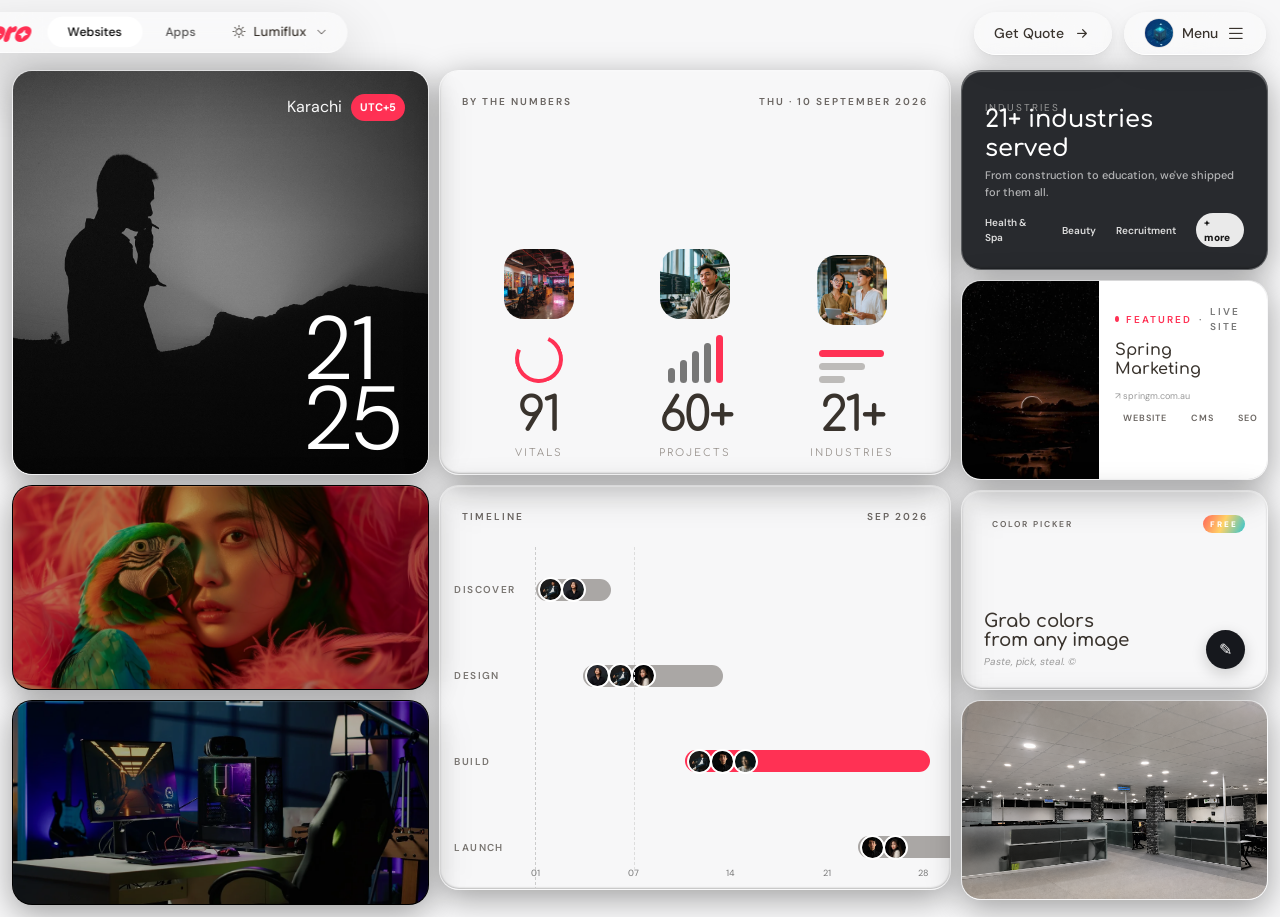
<file: demo.html>
<!DOCTYPE html>
<html lang="en">

<head>
    <meta charset="UTF-8">
    <meta name="viewport" content="width=device-width, initial-scale=1.0">

    <title>X80 Practice</title>

    <!-- Bootstrap -->
    <link href="https://cdn.jsdelivr.net/npm/bootstrap@5.3.3/dist/css/bootstrap.min.css" rel="stylesheet">

    <!-- Bootstrap Icons -->
    <link rel="stylesheet" href="https://cdn.jsdelivr.net/npm/bootstrap-icons@1.11.3/font/bootstrap-icons.min.css">

    <!-- Your global CSS -->
    <link rel="stylesheet" href="style.css">

    <!-- Demo CSS -->
    <link rel="stylesheet" href="demo.css">

    <!-- Font  -->
    <link
        href="https://fonts.googleapis.com/css2?family=DM+Sans:ital,opsz,wght@0,9..40,100..1000;1,9..40,100..1000&family=Inter:ital,opsz,wght@0,14..32,100..900;1,14..32,100..900&family=M+PLUS+Rounded+1c&family=Manrope:wght@200..800&family=Space+Grotesk:wght@300..700&display=swap"
        rel="stylesheet">

    <link
        href="https://fonts.googleapis.com/css2?family=Comfortaa:wght@300..700&family=DM+Sans:ital,opsz,wght@0,9..40,100..1000;1,9..40,100..1000&family=Inter:ital,opsz,wght@0,14..32,100..900;1,14..32,100..900&family=M+PLUS+Rounded+1c&family=Manrope:wght@200..800&family=Space+Grotesk:wght@300..700&display=swap"
        rel="stylesheet">

    <!-- Favicon -->

    <link rel="icon" type="image/x-icon" href="/assets/logo-nav.webp">

</head>

<body>

    <div class="form-overlay-parent p-0 m-0">
        <div class="form-overlay d-flex justify-content-center align-items-center">

            <div class="form">
                <div class="form-close">
                    <i class="bi bi-x form-close-btn"></i>
                </div>

                <h2 class="form-heading">
                    Talk to the studio
                </h2>
                <p class="form-para">
                    Tell us what you need and we'll respond within 24 hours.
                </p>

                <div class="name-email d-flex justify-content-start gap-3 mb-3">
                    <div class="d-flex flex-column gap-1">
                        <label for="name">Name *</label>
                        <input type="text" name="name" id="name" placeholder="Your name">
                    </div>
                    <div class="d-flex flex-column gap-1">
                        <label for="email">Email *</label>
                        <input type="email" name="email" id="email" placeholder="example@gmail.com">
                    </div>

                </div>

                <div class="company-phone d-flex justify-content-start gap-3 mb-3">
                    <div class="d-flex flex-column gap-1">
                        <label for="companyname">Company</label>
                        <input type="text" name="companyname" id="companyname" placeholder="Company name">
                    </div>
                    <div class="d-flex flex-column gap-1">
                        <label for="phone">Phone</label>
                        <input type="number" name="phone" id="phone" placeholder="Your phone number">
                    </div>

                </div>

                <div class="project-budget d-flex justify-content-start gap-3 mb-3">
                    <div class="d-flex flex-column gap-1">
                        <label for="project">Project type</label>
                        <select name="projecttype" id="projecttype">
                            <option value="" disabled selected>Select type</option>
                            <option value="website">Website</option>
                            <option value="ecommerce">E-Commerce</option>
                            <option value="mobileapp">Mobile App</option>
                            <option value="platform">Platform / Portal</option>
                            <option value="mediacontent">AI Media & Content</option>
                            <option value="branding">Branding</option>
                            <option value="consultation">IT Consulting</option>
                            <option value="other">Other</option>
                        </select>
                    </div>
                    <div class="d-flex flex-column gap-1">
                        <label for="range">Budget Range (php)</label>
                        <select name="projecttype" id="projecttype">
                            <option value="" disabled selected>Select range</option>
                            <option value="website">Website</option>
                            <option value="ecommerce">E-Commerce</option>
                            <option value="mobileapp">Mobile App</option>
                            <option value="platform">Platform / Portal</option>
                            <option value="mediacontent">AI Media & Content</option>
                            <option value="branding">Branding</option>
                            <option value="consultation">IT Consulting</option>
                            <option value="other">Other</option>
                        </select>
                    </div>

                </div>

                <div class="message-comment mb-3">
                    <div class="d-flex flex-column gap-1">
                        <label for="message">Message</label>
                        <textarea name="comment" id="comment" rows="3"
                            placeholder="Brief description of you project"></textarea>
                    </div>

                </div>

                <div class="agree-checkbox d-flex justify-content-start gap-3 mb-3">
                    <div class="d-flex justify-content-center align-items-start gap-1">
                        <input type="checkbox" name="checkbox" id="checkbox" class="mt-1">
                        <p class="form-agree-note">I agree to the Privacy Policy and Terms and Conditions. My data will
                            be
                            used to respond to this
                            inquiry.</p>
                    </div>

                </div>

                <div class="form-submit-button mb-3">
                    <button class="form-btn" type="submit">Send Inquiry</button>
                </div>

                <div class="final-msg d-flex justify-content-center align-items-center">
                    <p> We respond within 24 hours · No spam, ever</p>
                </div>

            </div>

        </div>
    </div>


    <!-- hamburger  -->
    <div class="hamburger-wrapper">
        <div class="hamburger-block">

            <div class="container">

                <div class="hamburger-close">
                    <i class="bi bi-x ham-close-btn"></i>
                </div>

                <div class="menu-items">
                    <div class="row d-flex justify-content-center align-items-center">

                        <div class="menu-items-images col-md-4">
                            <img src="assets/menu-home.webp" alt="" class="ham-images-invi hamburger-menu-home-img">
                            <img src="assets/about-hero-v2.webp" alt=""
                                class="ham-images-invi hamburger-menu-about-img">
                            <img src="assets/menu-portfolio.webp" alt=""
                                class="ham-images-invi hamburger-menu-portfolio-img">
                            <img src="assets/menu-case-studies.webp" alt=""
                                class="ham-images-invi hamburger-menu-case-studies-img">
                            <img src="assets/hero-studio-desktop-v1.webp" alt=""
                                class="ham-images-invi hamburger-menu-demo-img">
                            <img src="assets/menu-contact.webp" alt=""
                                class="ham-images-invi hamburger-menu-contact-img">
                        </div>

                        <div class="menu-items-list col-md-8">

                            <div class="home ham-menu-items-list">
                                <span>01</span>
                                <span>
                                    <a href="./index.html" class="hamburger-menu-home ham-menu-list">Home</a>
                                </span>
                            </div>

                            <div class="about ham-menu-items-list">
                                <span>02</span>
                                <span>
                                    <a href="./about.html" class="hamburger-menu-about ham-menu-list">About</a>
                                </span>
                            </div>

                            <div class="portfolio ham-menu-items-list">
                                <span>03</span>
                                <span>
                                    <a href="./portfolio.html"
                                        class="hamburger-menu-portfolio ham-menu-list">Portfolio</a>
                                </span>
                            </div>

                            <div class="case-studies ham-menu-items-list">
                                <span>04</span>
                                <span>
                                    <a href="./case-studies.html" class="hamburger-menu-case-studies ham-menu-list">Case
                                        Studies</a>
                                </span>
                            </div>

                            <div class="demo ham-menu-items-list">
                                <span>05</span>
                                <span>
                                    <a href="./demo.html" class="hamburger-menu-demo ham-menu-list">Demo</a>
                                </span>
                            </div>

                            <div class="contact ham-menu-items-list">
                                <span>06</span>
                                <span>
                                    <a href="./contact.html" class="hamburger-menu-contact ham-menu-list">Contact</a>
                                </span>
                            </div>

                        </div>

                        <div class="col-12 hamburger-footer">
                            <div class="d-flex justify-content-between align-items-center">

                                <div>
                                    <div class="mb-2 "> <a href="" class="ham-contact-links">info@lorolabs.ai</a></div>
                                    <div class="mb-2"> <a href="" class="ham-contact-links">+63 960 277 8783</a></div>

                                    <div class="d-flex gap-2">
                                        <i class="bi bi-facebook ham-icons"></i>
                                        <i class="bi bi-instagram ham-icons"></i>
                                        <i class="bi bi-tiktok ham-icons"></i>
                                        <i class="bi bi-linkedin ham-icons"></i>
                                    </div>
                                </div>
                                <div class="d-flex justify-content-center align-items-center">
                                    <button class="ham-btn" type="submit">
                                        <span>Talk to the studio </span>
                                        <span><i class="bi bi-arrow-up-right ham-btn-arrow"></i></span>
                                    </button>
                                </div>

                            </div>

                        </div>
                    </div>
                </div>

            </div>

        </div>
    </div>

    <div class="demo-popup">

        <div class="close-demo-popup">
            <i class="bi bi-x-lg"></i>
        </div>

        <div class="demo-popup-content">

            <div class="demo-popup-content_block">

                <span class="about-main-uppercase">
                    By the numbers
                </span>

                <h2>Numbers with receipts.</h2>

                <p>We’re suspicious of stats decks too, so this one shows its work. Every number below comes with the
                    methodology we used to get it and, more importantly, what it means for the site or product you’d
                    ship with us. Read it as a spec sheet for the studio you’re about to hire, not a trophy case. If a
                    figure looks inflated, the footnote will tell you why it isn’t.</p>

            </div>

            <div class="demo-popup-content_block">

                <span class="about-main-uppercase">
                    Vitals
                </span>

                <h2>Tuned for real-world performance.</h2>

                <p>A 91 average Lighthouse score means your visitors see a usable page in roughly a second, text that
                    doesn’t jump around as images load, and taps that respond right away. That speed compounds: fewer
                    bounces on mobile data, higher placement in Google’s Core Web Vitals ranking, and more of the
                    traffic you paid for actually converting. Your build inherits the same performance budget we held
                    our last twenty launches to.</p>

                <div
                    class="demo-popup-content-block_boxes d-flex justify-content-center align-items-stretch gap-2 mt-5">

                    <div class="stack-boxes">

                        <div class="mb-3">
                            <span style="--hover-color:#F92C53;"><i class="bi bi-lightning-charge"></i></span>
                            <span class="about-main-uppercase" style="--hover:color:#F92C53;">Performance</span>
                        </div>

                        <div>
                            <h2 style="--hover-color:#F92C53;">99</h3>
                        </div>

                    </div>

                    <div class="stack-boxes">

                        <div class="mb-3">
                            <span style="--hover-color:#00C9A7;"><i class="bi bi-search"></i></span>
                            <span class="about-main-uppercase">Seo</span>
                        </div>

                        <div>
                            <h2 style="--hover-color:#00C9A7;">95</h3>
                        </div>

                    </div>

                    <div class="stack-boxes ">

                        <div class="mb-3">
                            <span style="--hover-color: #eeab21;"><i class="bi bi-eye"></i></span>
                            <span class="about-main-uppercase">Accessibility</span>
                        </div>

                        <div>
                            <h2 style="--hover-color: #eeab21;">94</h3>
                        </div>

                    </div>

                    <div class="stack-boxes">

                        <div class="mb-3">
                            <span style="--hover-color: #2563EB;"><i class="bi bi-shield-check"></i></span>
                            <span class="about-main-uppercase">Best Practices</span>
                        </div>

                        <div>
                            <h2 style="--hover-color: #2563EB;">96</h3>
                        </div>

                    </div>


                </div>

            </div>

            <div class="demo-popup-content_block">

                <span class="about-main-uppercase">
                    Beyond the numbers
                </span>

                <h2>Stats are a proxy. Experience is the real signal.</h2>

                <p>Numbers are a useful shorthand, but the real indicator of a studio is the library of small decisions
                    a seasoned team makes instinctively — a modal that dismisses right on touch, a form that recovers
                    from a dropped connection, a color system that survives theme switching. No Lighthouse score will
                    ever reveal those. So before hiring a studio on its stats, it helps to ask what the team believes
                    makes a good website in the first place.</p>

                <div class="demo-popup-content-block_boxes row justify-content-center align-items-center g-2">

                    <div class="col-md-6">

                        <div class="text-start testimonial-boxes testimonial-boxes-about icon-box flex-fill">

                            <div>
                                <span style="--hover:color: #F92C53;"><i class="bi bi-lightning-charge"></i></span>
                            </div>

                            <div>
                                <h3>The task is the metric.</h3>
                                <p>A good website is the one your customer finishes the task on. Beauty, speed, and
                                    feature
                                    lists are all in service of that. If nobody finishes, it’s a poster.</p>
                            </div>



                        </div>

                    </div>

                    <div class="col-md-6">

                        <div class="text-start testimonial-boxes testimonial-boxes-about icon-box flex-fill">

                            <div>
                                <span style="--hover:color: #00C9A7;"><i class="bi bi-search"></i></span>
                            </div>

                            <div>
                                <h3 style="--hover:color:#00C9A7;">Speed dies under content.</h3>
                                <p>A site that scores 98 empty can lose 30 points the moment a content team adds a
                                    carousel,
                                    a video, and a third-party chat widget. Real speed survives six months of marketing.
                                </p>
                            </div>

                        </div>

                    </div>

                    <div class="col-md-6">

                        <div class="text-start testimonial-boxes testimonial-boxes-about icon-box flex-fill">

                            <div>
                                <span style="--hover-color: #eeab21;"><i class="bi bi-eye"></i></span>
                            </div>

                            <div>
                                <h3 style="--hover-color: #eeab21;">Accessibility is universal usability.</h3>
                                <p>A site that scores 98 empty can lose 30 points the moment a content team adds a
                                    carousel,
                                    a video, and a third-party chat widget. Real speed survives six months of marketing.
                                </p>
                            </div>

                        </div>

                    </div>

                    <div class="col-md-6">

                        <div class="text-start testimonial-boxes testimonial-boxes-about icon-box flex-fill">

                            <div>
                                <span style="--hover-color: #2563EB;"><i class="bi bi-shield-check"></i></span>
                                <span class="about-main-uppercase">Best Practices</span>
                            </div>

                            <div>
                                <h3 style="--hover-color: #2563EB;">Restraint is a design posture.</h3>
                                <p>Design maturity shows in what’s not on the page. No slider you’ll ignore, no popup
                                    asking
                                    to chat, no footer stuffed with links you’ll never click. If you can cut it, cut it.
                                </p>
                            </div>

                        </div>

                    </div>


                </div>

            </div>

        </div>

    </div>

    <main class="demo-page">

        <!--  DEMO NAV / VIEW SWITCH -->
        <div class="portfolio-menu">

            <div class="demo-view-switch">

               <a href="/index.html"> <div class="top-logo"></div> </a>

                <button class="demo-view-btn active" data-demo-view="websites">
                    Websites
                </button>

                <button class="demo-view-btn" data-demo-view="apps">
                    Apps
                </button>

                <!-- DEMO MODE DROPDOWN -->
                <div class="demo-mode-wrapper">

                    <button class="demo-mode-trigger" type="button" aria-expanded="false" aria-haspopup="true">
                        <span class="demo-mode-icon">
                            <i class="bi bi-sun"></i>
                        </span>

                        <span class="demo-mode-name">
                            Lumiflux
                        </span>

                        <i class="bi bi-chevron-down demo-mode-chevron"></i>
                    </button>

                    <div class="demo-mode-dropdown">

                        <button class="demo-mode-option active main-bg-color" data-mode="lumiflux">

                            <span class="demo-option-icon">
                                <i class="bi bi-sun"></i>
                            </span>

                            <span>Lumiflux</span>

                        </button>

                        <button class="demo-mode-option" data-mode="graviflux">

                            <span class="demo-option-icon">
                                <i class="bi bi-moon"></i>
                            </span>

                            <span>Graviflux</span>

                            <i class="bi bi-check2 demo-option-check"></i>

                        </button>

                        <button class="demo-mode-option" data-mode="auroflux">

                            <span class="demo-option-icon">
                                <i class="bi bi-feather"></i>
                            </span>

                            <span>Auroflux</span>

                        </button>

                    </div>

                </div>

            </div>


            <div class="portfolio-home-btn-block-right">

                <button class="portfolio-home-btn open-form-btn">

                    <span>
                        Get Quote
                    </span>

                    <span>
                        <i class="bi bi-arrow-right-short popup-form-opener"></i>
                    </span>

                </button>


                <button class="portfolio-home-btn hamburger-portfolio-btn">

                    <span class="main-logo main-logo-portfolio">
                        <img src="assets/logo-nav.webp" alt="" height="30" width="30">
                    </span>

                    <span>
                        Menu
                    </span>

                    <span class="navigation-hamburger portfolio-hamburger">
                        <i class="bi bi-list"></i>
                    </span>

                </button>

            </div>

        </div>


        <!--  WEBSITES DEMO -->

        <section class="demo-view demo-websites active" data-demo-panel="websites">

            <div class="demo-dashboard demo-web-dashboard">

                <!-- LEFT COLUMN -->

                <div class="demo-column demo-column-left">

                    <!-- TIME / HERO IMAGE -->

                    <article class="demo-card demo-time-card">

                        <img src="assets/founders-note-portrait-v1.webp" alt="Loro Labs demo">

                        <div class="demo-time-overlay"></div>

                        <div class="demo-time-location">
                            <span>Karachi</span>
                            <strong>UTC+5</strong>
                        </div>

                        <div class="demo-time-number">
                            <span class="hour-span">19</span>
                            <span class="minute-span">04</span>
                        </div>

                    </article>


                    <!-- SECOND IMAGE -->

                    <article class="demo-card demo-image-card demo-image-card-small">

                        <img src="assets/stand-out-v2.webp" alt="Creative project">

                    </article>


                    <!-- THIRD IMAGE -->

                    <article class="demo-card demo-image-card demo-image-card-small">

                        <img src="assets/card-images (4).webp" alt="Digital project">

                    </article>

                </div>


                <!-- CENTER COLUMN -->

                <div class="demo-column demo-column-center">

                    <!-- NUMBERS -->

                    <article class="demo-card demo-numbers-card">

                        <div class="demo-card-header">

                            <span>BY THE NUMBERS</span>

                            <span class="demo-date">
                                THU · 10 SEPTEMBER 2026
                            </span>

                        </div>


                        <div class="demo-stat-grid">

                            <!-- STAT -->

                            <div class="demo-stat">

                                <div class="demo-stat-image">

                                    <img src="assets/stats-performance.webp" alt="">

                                </div>

                                <div class="demo-stat-circle"></div>

                                <strong>91</strong>

                                <span>VITALS</span>

                            </div>


                            <!-- STAT -->

                            <div class="demo-stat">

                                <div class="demo-stat-image">

                                    <img src="assets/stats-projects.webp" alt="">

                                </div>

                                <div class="demo-bars">

                                    <span></span>
                                    <span></span>
                                    <span></span>
                                    <span></span>
                                    <span></span>

                                </div>

                                <strong>60+</strong>

                                <span>PROJECTS</span>

                            </div>


                            <!-- STAT -->

                            <div class="demo-stat">

                                <div class="demo-stat-image">

                                    <img src="assets/stats-industries.webp" alt="">

                                </div>

                                <div class="demo-stat-lines">

                                    <span></span>
                                    <span></span>
                                    <span></span>

                                </div>

                                <strong>21+</strong>

                                <span>INDUSTRIES</span>

                            </div>

                        </div>

                    </article>


                    <!-- TIMELINE -->

                    <article class="demo-card demo-timeline-card">

                        <div class="demo-card-header">

                            <span>TIMELINE</span>

                            <span>SEP 2026</span>

                        </div>


                        <div class="demo-timeline">

                            <div class="demo-timeline-days">

                                <span>01</span>
                                <span>07</span>
                                <span>14</span>
                                <span>21</span>
                                <span>28</span>

                            </div>


                            <!-- DISCOVER -->

                            <div class="demo-timeline-row">

                                <span class="demo-timeline-label">
                                    DISCOVER
                                </span>

                                <div class="demo-timeline-track">

                                    <div class="demo-timeline-bar demo-bar-discover">

                                        <span class="demo-avatar">
                                            <img src="assets/team-6.webp" alt="">
                                        </span>
                                        <span class="demo-avatar">
                                            <img src="assets/team-3.webp" alt="">
                                        </span>

                                    </div>

                                </div>

                            </div>


                            <!-- DESIGN -->

                            <div class="demo-timeline-row">

                                <span class="demo-timeline-label">
                                    DESIGN
                                </span>

                                <div class="demo-timeline-track">

                                    <div class="demo-timeline-bar demo-bar-design">

                                        <span class="demo-avatar">
                                            <img src="assets/team-3.webp" alt="">
                                        </span>
                                        <span class="demo-avatar">
                                            <img src="assets/team-6.webp" alt="">
                                        </span>
                                        <span class="demo-avatar">
                                            <img src="assets/team-1.webp" alt="">
                                        </span>

                                    </div>

                                </div>

                            </div>


                            <!-- BUILD -->

                            <div class="demo-timeline-row">

                                <span class="demo-timeline-label">
                                    BUILD
                                </span>

                                <div class="demo-timeline-track">

                                    <div class="demo-timeline-bar demo-bar-build">

                                        <span class="demo-avatar">
                                            <img src="assets/team-6.webp" alt="">
                                        </span>
                                        <span class="demo-avatar">
                                            <img src="assets/team-5.webp" alt="">
                                        </span>
                                        <span class="demo-avatar">
                                            <img src="assets/team-4.webp" alt="">
                                        </span>

                                    </div>

                                </div>

                            </div>


                            <!-- LAUNCH -->

                            <div class="demo-timeline-row">

                                <span class="demo-timeline-label">
                                    LAUNCH
                                </span>

                                <div class="demo-timeline-track">

                                    <div class="demo-timeline-bar demo-bar-launch">

                                        <span class="demo-avatar">
                                            <img src="assets/team-5.webp" alt="">
                                        </span>
                                        <span class="demo-avatar">
                                            <img src="assets/team-1.webp" alt="">
                                        </span>

                                    </div>

                                </div>

                            </div>

                        </div>

                    </article>

                </div>


                <!-- RIGHT COLUMN -->

                <div class="demo-column demo-column-right">

                    <!-- INDUSTRIES -->

                    <article class="demo-card demo-industries-card">

                        <span class="demo-small-label">
                            INDUSTRIES
                        </span>

                        <div class="demo-industries-content">

                            <h2>21+ industries served</h2>

                            <p>
                                From construction to education,
                                we've shipped for them all.
                            </p>

                            <div class="demo-industry-tags">

                                <span>Health & Spa</span>
                                <span>Beauty</span>
                                <span>Recruitment</span>
                                <strong>+ more</strong>

                            </div>

                        </div>

                    </article>


                    <!-- FEATURED PROJECT -->

                    <article class="demo-card demo-featured-card">

                        <div class="demo-featured-image">

                            <img src="assets/spring-featured-square.webp" alt="Spring Marketing">

                        </div>


                        <div class="demo-featured-content">

                            <div class="demo-featured-label">

                                <span class="demo-red-dot"></span>

                                <span class="demo-featured-red"> FEATURED </span>

                                <span>·</span>

                                LIVE SITE

                            </div>

                            <h3>Spring Marketing</h3>

                            <span class="demo-url">
                                ↗ springm.com.au
                            </span>

                            <div class="demo-featured-tags">

                                <span>WEBSITE</span>
                                <span>CMS</span>
                                <span>SEO</span>

                            </div>

                            <button class="demo-black-button">
                                View case study ↗
                            </button>

                        </div>

                    </article>


                    <!-- COLOR PICKER -->

                    <article class="demo-card demo-color-card">

                        <div class="demo-card-header">

                            <span class="demo-color-picker-label">
                                COLOR PICKER
                            </span>
                            <span>
                                <b class="demo-free-badge">FREE</b>
                            </span>

                        </div>

                        <div class="demo-color-content">

                            <div>

                                <h3>
                                    Grab colors<br>
                                    from any image
                                </h3>

                                <p>
                                    Paste, pick, steal. ©
                                </p>

                            </div>

                            <button class="demo-picker-button">
                                ✎
                            </button>

                        </div>

                    </article>


                    <!-- OFFICE IMAGE -->

                    <article class="demo-card demo-office-card">

                        <img src="assets/office-3-v2.webp" alt="Loro Labs office">

                    </article>

                </div>

            </div>

        </section>


        <!-- APPS DEMO -->

        <section class="demo-view demo-apps" data-demo-panel="apps">

            <div class="demo-dashboard demo-app-dashboard">

                <!-- LARGE LEXIS CARD -->

                <article class="demo-card demo-lexis-card">

                    <div class="demo-lexis-image">

                        <img src="assets/lexis-test.webp" alt="Lexis Test">

                    </div>

                    <div class="demo-lexis-overlay"></div>


                    <div class="demo-lexis-content">

                        <div class="demo-featured-label demo-featured-label-app">

                            <span class="demo-red-dot"></span>

                            CASE STUDY

                            <span>·</span>

                            LIVE

                        </div>

                        <h2>Lexis Test</h2>

                        <p>
                            IELTS & English proficiency exam prep —
                            AI-scored, teacher-reviewed.
                        </p>


                        <div class="demo-pill-row">

                            <span>IELTS</span>
                            <span>AI SCORING</span>
                            <span>TEACHER-REVIEWED</span>
                            <span>PROGRESS TRACKING</span>

                        </div>


                        <strong class="demo-lexis-bottom">
                            4 MODULES · INSTANT SCORING · HUMAN REVIEW
                        </strong>

                    </div>


                    <button class="demo-round-button">
                        ↗
                    </button>

                </article>


                <!-- APP TIMELINE -->

                <article class="demo-card demo-app-timeline">

                    <div class="demo-card-header">

                        <span>90-DAY TIMELINE</span>

                        <span>SEP 2026</span>

                    </div>


                    <div class="demo-long-timeline">

                        <div class="demo-long-days">

                            <span>01</span>
                            <span>30</span>
                            <span>60</span>
                            <span>90</span>

                        </div>


                        <div class="demo-long-row">

                            <span>DISCOVERY</span>

                            <div class="demo-long-track">

                                <div class="demo-long-bar discovery">

                                    <span class="demo-avatar">
                                        <img src="assets/team-5.webp" alt="">
                                    </span>
                                    <span class="demo-avatar">
                                        <img src="assets/team-1.webp" alt="">
                                    </span>

                                </div>

                            </div>

                        </div>


                        <div class="demo-long-row">

                            <span>DESIGN</span>

                            <div class="demo-long-track">

                                <div class="demo-long-bar design">

                                    <span class="demo-avatar">
                                        <img src="assets/team-3.webp" alt="">
                                    </span>

                                    <span class="demo-avatar">
                                        <img src="assets/team-4.webp" alt="">
                                    </span>

                                    <span class="demo-avatar">
                                        <img src="assets/team-5.webp" alt="">
                                    </span>

                                </div>

                            </div>

                        </div>


                        <div class="demo-long-row">

                            <span>BUILD</span>

                            <div class="demo-long-track">

                                <div class="demo-long-bar build">

                                    <span class="demo-avatar">
                                        <img src="assets/team-6.webp" alt="">
                                    </span>
                                    <span class="demo-avatar">
                                        <img src="assets/team-3.webp" alt="">
                                    </span>

                                    <span class="demo-avatar">
                                        <img src="assets/team-4.webp" alt="">
                                    </span>

                                    <span class="demo-avatar">
                                        <img src="assets/team-1.webp" alt="">
                                    </span>

                                    <span class="demo-avatar">
                                        <img src="assets/team-5.webp" alt="">
                                    </span>

                                </div>

                            </div>

                        </div>


                        <div class="demo-long-row">

                            <span>LAUNCH</span>

                            <div class="demo-long-track">

                                <div class="demo-long-bar launch">

                                    <span class="demo-avatar">
                                        <img src="assets/team-5.webp" alt="">
                                    </span>

                                    <span class="demo-avatar">
                                        <img src="assets/team-1.webp" alt="">
                                    </span>

                                </div>

                            </div>

                        </div>

                    </div>

                </article>


                <!-- LORO HR -->

                <article class="demo-card demo-lorohr-card">

                    <img src="assets/loroHr.webp" alt="LoroHR">

                    <div class="demo-card-gradient"></div>

                    <div class="demo-lorohr-content">

                        <div class="demo-featured-label demo-featured-label-app">

                            <span class="demo-red-dot"></span>

                            OUR PRODUCT

                            <span>·</span>

                            LIVE

                        </div>

                        <h2>LoroHR</h2>

                        <p>
                            Modern HR built for Philippine businesses.
                        </p>

                        <div class="demo-pill-row">

                            <span>HR</span>
                            <span>PH-COMPLIANT</span>

                        </div>

                    </div>


                    <button class="demo-round-button demo-round-button-loro-hr">
                        ↗
                    </button>

                </article>


                <!--  HOMESTART -->

                <article class="demo-card demo-homestart-card">

                    <div class="demo-homestart-image">

                        <img src="assets/homestart-card2.webp" alt="HomeStart Club">

                    </div>


                    <div class="demo-homestart-content">

                        <span class="demo-product-label">
                            ● CLIENT BUILD
                        </span>

                        <h3>
                            HomeStart Club
                        </h3>

                        <p>
                            A real estate and membership portal
                            for first-time Philippine homebuyers.
                        </p>

                        <div class="demo-home-tags">

                            <span>MEMBERSHIPS</span>
                            <span>REAL ESTATE</span>
                            <span>LEARNING HUB</span>

                        </div>

                    </div>


                    <button class="demo-round-button">
                        ↗
                    </button>

                </article>

            </div>

        </section>

    </main>





    <script src="demo.js"></script>

</body>

</html>
</file>
<file: style.css>
/* -webkit-mask-image:linear-gradient(to bottom, transparent 0%, rgba(0, 0, 0, 0.12) 24%, black 64%, rgba(0, 0, 0, 0.35) 88%, transparent 100%);mask-image:linear-gradient(to bottom, transparent 0%, rgba(0, 0, 0, 0.12) 24%, black 64%, rgba(0, 0, 0, 0.35) 88%, transparent 100%) */

:root {
    --nav-border-color: #e3e0de;
    --hero-heading-color: #fff;
    --body-heading-color: #39332d;
    --hero-text-color: #ffffffb3;
    --body-text-color: #39332dbf;
    --main-background-color: #f7f7f8;
    --secondary-background-color: #fafafa;
    --hero-button-color: #00000040;
    --hero-btn-color: #fff;
    --body-btn-color: #39332d;
    --body-btn-hover-color: #39332dd9;
    --footer-background: linear-gradient(180deg, hsl(30 12% 12%) 0%, hsl(30 12% 8%) 100%);
    --img-card-images-background: linear-gradient(to top, rgba(0, 0, 0, 0.92) 0%, rgba(0, 0, 0, 0.64) 30%, rgba(0, 0, 0, 0.18) 64%, transparent 84%);
    --footer-text-color: #cbd5e1;
}

body {
    background-color: var(--main-background-color);
    font-family: DM sans, system-ui;
    color: var(--body-text-color);
    overflow: hidden;
}

/* Entrance animation css  */



.animate {
    opacity: 0;

    transition:
        opacity 0.8s ease,
        transform 0.8s ease;
}

/* From Bottom */
.fade-up {
    transform: translateY(50px);
}

/* From Left */
.fade-left {
    transform: translateX(-50px);
}

/* From Right */
.fade-right {
    transform: translateX(50px);
}

/* Zoom */
.zoom-in {
    transform: scale(0.8);
}


/* Final Animation State */

.animate.show {
    opacity: 1;
    transform: translate(0) scale(1);
}

.delay-1 {
    transition-delay: 0.1s;
}

.delay-2 {
    transition-delay: 0.3s;
}

.delay-3 {
    transition-delay: 0.5s;
}

h1 {
    font-size: 60px;
    font-weight: 700;
}

.hero h1 {
    color: var(--hero-heading-color);
}

h1,
h2,
h3,
h4,
h5 {
    font-family: Comfortaa, system-ui;
    color: var(--body-heading-color);
}

h2 {
    font-size: 48px;
    font-weight: 700;
}

.change-h2 {
    font-size: 36px;
    font-weight: 400;
}

nav {
    width: 58%;
    backdrop-filter: blur(40px);
    border-radius: 50px;
    border-bottom: 0.5px solid rgba(255, 255, 255, 0.466);
    position: fixed;
    top: 30px;
    z-index: 10;
    font-family: DM sans, system-ui;
    font-size: 14px;
    font-weight: 500;
    color: #0a0a0a;
    box-shadow:
        0 2px 20px rgba(0, 0, 0, 0.034),
        0 8px 20px rgba(0, 0, 0, 0.075),
        0 16px 40px rgba(0, 0, 0, 0.068);

    background-color: rgba(255, 255, 255, 0.26);
    z-index: 2000;
}

.menu-para-talk {
    font-size: 12px;
    font-weight: 600;
    display: none;
}

nav ul li a {
    color: #0a0a0a;
    text-decoration: none;
    cursor: pointer;
}

nav ul li a:hover {
    text-decoration: underline;
}

.smart-navigation {
    height: 40px;
    width: 40px;
    background-color: black;
    color: var(--main-background-color);
    border-radius: 50%;
    font-size: 16px;
    font-weight: 700;
    display: flex;
    justify-content: center;
    align-items: center;
    cursor: pointer;
}

.main-logo {
    border-radius: 50%;
    height: 40px;
    width: 40px;
    overflow: hidden;
    transition: all 0.3s ease;
    border: 1px solid var(--nav-border-color);
}

.main-logo img:hover {
    transform: scale(1.09);
    transition: all 0.3s ease;
}

.hero {
    /* min-height: 100vh; */
}

.hero-main {
    background:
        /* Soft vignette around the edges */
        radial-gradient(circle at 72% 42%,
            rgba(0, 0, 0, 0) 20%,
            rgba(0, 0, 0, 0.08) 48%,
            rgba(0, 0, 0, 0.32) 100%),

        /* Dark bottom */
        linear-gradient(to bottom,
            rgba(0, 0, 0, 0) 45%,
            rgba(0, 0, 0, 0.15) 65%,
            rgba(0, 0, 0, 0.55) 100%),

        /* Dark text area on left */
        linear-gradient(to right,
            rgba(0, 0, 0, 0.48) 0%,
            rgba(0, 0, 0, 0.32) 25%,
            rgba(0, 0, 0, 0.10) 52%,
            rgba(0, 0, 0, 0) 78%),

        url("assets/hero-elearning-desktop.webp") center center / cover no-repeat;

    min-height: 96vh;
    border-radius: 20px;
    display: flex;
    flex-direction: column;
    justify-content: center;
    align-items: start;
}

.hero-main-para {
    font-size: 18px;
    font-family: Comfortaa, system-ui;
    color: var(--hero-text-color);
}

.hero-main-uppercase {
    text-transform: uppercase;
    font-size: 10px;
    color: var(--hero-text-color);
    font-family: Comfortaa, system-ui;
    word-spacing: 3px;
}

.about-main-uppercase {
    text-transform: uppercase;
    font-size: 10px;
    font-weight: 800;
    color: var(--body-text-color);
    font-family: Comfortaa, system-ui;
    word-spacing: 2px;
    letter-spacing: 2px;
    font-weight: 900;

    margin-bottom: 10px;
}

.hero-main-btn-solid {
    color: #05060a;
    font-weight: 700;
    font-size: 14px;
    padding: 14px 28px;
    background-color: white;
    border-radius: 999px;
    cursor: pointer;
    display: inline-flex;
    border: none;
    transition: all 0.3s ease;
    border: 1px solid transparent;
}

.hero-main-btn-solid:hover {
    background-color: #ebe7e7;
    transition: all 0.3s ease;
}

.hero-main-btn-transparent {
    color: #fff;
    font-weight: 700;
    font-size: 14px;
    padding: 14px 28px;
    background-color: #00000040;
    border-radius: 999px;
    cursor: pointer;
    display: inline-flex;
    border: none;
    transition: all 0.3s ease;
    border: 1px solid white;
}

.hero-main-btn-transparent:hover {
    background-color: #ebe7e7;
    color: #05060a;
}

.form-overlay-parent {
    display: none;
}

.form-overlay {
    width: 100%;
    height: 100vh;
    background-color: rgba(0, 0, 0, 0.473);
    position: fixed;
    top: 0;
    left: 0;
    z-index: 1000;
}

.form {
    padding: 33px;
    border-radius: 10px;
    color: white;
    background-color: white;
    max-width: 31%;
    position: relative;

}


.form input {
    background-color: #fafafa;
    padding: 12px 28px;
    font-size: 14px;
    color: #39332d65;
    border: 1px solid rgba(0, 0, 0, 0.11);
    border-radius: 999px;
}

.form label {
    color: #39332dbf;
    font-size: 12px;
    text-transform: uppercase;
}

.form select,
textarea {
    background-color: #fafafa;
    padding: 12px 28px;
    font-size: 14px;
    color: #39332d65;
    border: 1px solid rgba(0, 0, 0, 0.11);
    border-radius: 999px;
}

textarea {
    border-radius: 20px;
}

.form-heading,
.form-para,
.form-agree-note {
    color: var(--body-text-color);
}

.form-para {
    font-size: 14px;
}

.form-heading {
    font-size: 20px;
    font-weight: 700;
    color: var(--body-heading-color)
}

.final-msg {
    color: #39332d79;
}

.form-agree-note,
.final-msg {
    font-size: 11px;
}

.form-btn {
    background-color: #05060a;
    color: #fff;
    font-weight: 700;
    font-size: 14px;
    padding: 14px 28px;
    border-radius: 999px;
    cursor: pointer;
    display: inline-flex;
    border: none;
    transition: all 0.3s ease;
    border: 1px solid transparent;
    text-transform: uppercase;
    width: 100%;
    display: flex;
    flex-direction: column;
    justify-content: center;
    align-items: center;
}


.form-close {
    color: #39332d79;
    font-size: 20px;
    height: 30px;
    width: 30px;
    border-radius: 999px;
    display: flex;
    flex-direction: column;
    justify-content: center;
    align-items: center;
    background-color: transparent;
    position: absolute;
    top: 6px;
    right: 6px;
    transition: background-color 0.3s ease;
}

.form-close:hover {
    background-color: rgba(0, 0, 0, 0.082);
    transition: background-color 0.3s ease;
    cursor: pointer;
}

/* ==================================================
   HAMBURGER MENU
================================================== */

.hamburger-wrapper {
    display: none;
    position: fixed;
    inset: 0;
    width: 100%;
    height: 100vh;
    z-index: 99999;
}

.hamburger-block {
    position: fixed;
    inset: 0;
    width: 100%;
    height: 100vh;
    min-height: 100vh;

    background-color: #ffffff;

    display: flex;
    justify-content: center;
    align-items: center;
    align-content: center;

    overflow-y: auto;
    overflow-x: hidden;
}

.hamburger-close {
    position: absolute;
    top: 30px;
    right: 30px;

    color: #39332d79;
    font-size: 26px;

    height: 40px;
    width: 40px;

    border-radius: 999px;

    display: flex;
    flex-direction: column;
    justify-content: center;
    align-items: center;

    background-color: transparent;

    cursor: pointer;

    z-index: 100000;

    transition: background-color 0.3s ease;
}

.hamburger-close:hover {
    background-color: rgba(0, 0, 0, 0.082);
}

.menu-items {
    width: 100%;
    margin: auto;
}

.ham-menu-list {
    font-size: 48px;
    color: #39333dcc;
    font-family: Comfortaa, system-ui;
    font-weight: 600;
    text-decoration: none;
}

.ham-menu-list:hover {
    color: #39332d;
}

.ham-menu-items-list span:first-child {
    color: #39332d33;
    font-size: 14px;
    margin-right: 20px;
}

.ham-images-invi {
    height: 256px;
    width: 192px;
    border-radius: 20px;
    object-fit: cover;
    display: none;
}

.hamburger-footer {
    padding: 40px 0 0 0;
    margin-top: 40px;
    margin-left: 40px;
    margin-right: 40px;
    margin-bottom: 0;

    border-top: 1px solid #39332d11;
}

.ham-icons,
.ham-contact-links {
    color: #39332d60;
    font-size: 14px;
}

.ham-icons:hover {
    color: #39332d8a;
}

.ham-btn {
    background-color: #05060a;
    color: #fff;

    font-weight: 700;
    font-size: 14px;

    padding: 14px 28px;

    border-radius: 999px;

    cursor: pointer;

    display: flex;
    justify-content: space-between;

    border: none;

    transition: all 0.3s ease;
}

.ham-btn-arrow {
    font-size: 15px;
    font-weight: 800;
    margin-left: 15px;
}

/* About us */
.about-us-card-image-sep {
    min-height: 500px;
    width: 650px;
    border-radius: 20px;
    padding: 30px;
    overflow: hidden;
}

.about-us-card-image-sep:hover {
    /* filter: blur(2px); */
    transition: all 0.3s ease;
}

.about-icon-div {
    height: 50px;
    width: 50px;
    background: #e3e0de23;
    backdrop-filter: blur(18px);
    border: 1.5px solid #e3e0de4f;
    color: #e3e0de;
    font-size: 20px;
    border-radius: 50%;
    display: flex;
    justify-content: center;
    align-items: center;
}

.about-us-card-navigation {
    height: 45px;
    width: 45px;
    background: #e3e0de23;
    backdrop-filter: blur(18px);
    border: 1.5px solid #e3e0de4f;
    color: #e3e0de;
    font-size: 16px;
    border-radius: 50%;
    display: flex;
    justify-content: center;
    align-items: center;
    transition: all 0.3s ease;
    cursor: pointer;
}

.about-us-card-navigation:hover {
    transform: rotate(45deg);
    transition: all 0.3s ease;
}

.about-date-div {
    padding: 6px 20px;
    background: #e3e0de23;
    backdrop-filter: blur(18px);
    border: 1.5px solid #e3e0de4f;
    color: #e3e0de;
    font-size: 16px;
    border-radius: 30px;
}

.main-uppercase-2 {
    color: rgba(255, 255, 255, 0.658);
    font-weight: 700;
}

.about-us-hover-para {
    transform: translateY(500px);
    transition: all 0.3s ease;
}

.about-us-card-image-sep:hover .about-us-hover-para {
    transform: translateY(0);
    transition: all 0.3s ease;
}


.about-us-card-images-row {
    display: flex;
    justify-content: space-between;
    align-items: center;
    align-content: center;
    width: max-content;
    gap: 20px;
    overflow-x: auto;
}

.about-us {
    overflow-x: hidden;
}

/* Testimonial */

.main-uppercase-3 {
    display: flex;
    align-items: center;
    justify-content: center;
    gap: 16px;
    position: relative;
    margin-top: 20px;
}

.main-uppercase-3::before,
.main-uppercase-3::after {
    content: "";
    position: absolute;
    top: 50%;
    transform: translateY(-50%);
    width: 50px;
    height: 0.5px;
    background-color: rgba(0, 0, 0, 0.452);
}

.main-uppercase-3::before {
    right: 400px;
}

.main-uppercase-3::after {
    left: 400px;
}

.testimonial-boxes {
    padding: 30px;
    min-width: 271px;
    min-height: 196px;
    border: 1px solid #0000000a;
    border-radius: 20px;
    display: flex;
    flex-direction: column;
    justify-content: center;
    align-items: start;
    box-shadow: 0 4px 20px rgba(0, 0, 0, 0.08);
}

.testimonial-boxes:hover {
    box-shadow: 0 10px 30px rgba(0, 0, 0, 0.10);
    transition: all 0.4s ease;
}

.testimonial-boxes:hover h2 {
    color: #da1b3e;
}

/* Logo Section  */

.logo-box-parent {
    display: flex;
    flex-direction: column;
    gap: 20px;
}

.logo-boxes {
    padding: 20px;
    border: 1px solid #0000000a;
    border-radius: 10px;
    display: flex;
    flex-direction: column;
    justify-content: center;
    align-items: center;
    box-shadow: 0 4px 20px rgba(0, 0, 0, 0.08);
    font-size: 35px;
    color: var(--body-text-color);
}

.logo-box-parent:hover .logo-name {
    color: #39332df5;
}

.logo-name {
    font-size: 14px;
    font-weight: 700;
    color: var(--body-text-color);
}

.logo-boxes:hover {
    box-shadow: 0 10px 30px rgba(0, 0, 0, 0.10);
    transform: scale(1.09);
    transition: all 0.4s ease;
}

.logo-marquee {
    max-width: 70%;
    overflow: hidden;
    margin: auto;
    position: relative;
    border-bottom: 1px solid rgba(0, 0, 0, 0.034);
    padding-bottom: 50px;
    padding-top: 30px;
}


.logo-marquee-wrapper {
    animation: logoMarquee 35s linear infinite;
    will-change: transform;
    width: max-content;
}

.logo-marquee-wrapper:hover {
    animation-play-state: paused;
}

@keyframes logoMarquee {

    from {
        transform: translateX(0);
    }

    to {
        transform: translateX(-50%);
    }

}

/* Accent Section */

.accent {
    min-height: 100vh;
}

.bg-image {
    position: relative;
    overflow: hidden;
    background-repeat: no-repeat;
    background-position: center;
    background-size: cover;
    min-height: 100vh;
    /* adjust per section */
}

/* the actual image layer we transform */
.bg-image .bg-image__layer {
    position: absolute;
    inset: -10% 0;
    /* overscan so parallax drift never reveals edges */
    background-repeat: no-repeat;
    background-position: center;
    background-size: cover;
    will-change: transform;
}

/* content sits above the layer, unaffected by the parallax */
.bg-image>*:not(.bg-image__layer) {
    position: relative;
    z-index: 1;
}


/* =========================================
   Video Section
========================================= */

.first-video-wrapper {
    height: 70vh;
}


/* =========================================
   Video Block
========================================= */

.video-block {
    position: relative;
    overflow: hidden;

    width: 100%;
    height: 100%;

    border-radius: 10px;

    color: var(--hero-text-color);
    font-size: 14px;

    background-color: #050505;
}

.video-block h3 {
    color: var(--hero-text-color);
    font-size: 16px;
}

.video-block p {
    margin-bottom: 0;
}


/* =========================================
   Background Video
========================================= */

.background-video {
    position: absolute;
    inset: 0;

    width: 100%;
    height: 100%;

    object-fit: contain;
    object-position: center center;

    z-index: 0;

    pointer-events: none;
}


/* Keep content above video */

.video-block>*:not(.background-video) {
    position: relative;
    z-index: 1;
}


/* =========================================
   Video Wrapper
========================================= */

.videoblock-wrapper {
    max-width: 80%;
    margin: auto;
}


/* =========================================
   Right Side - Video 2 & Video 3
========================================= */

/* Target the nested row containing video 2 and 3 */

.first-video-wrapper>.row {
    height: 100%;

    margin: 0;

    gap: 20px;
}


/* Make both cards share the available height */

.first-video-wrapper>.row>.col-12 {
    flex: 1 1 0;

    width: 100%;

    min-height: 0;

    padding: 0;
}


/* =========================================
   Video 4
========================================= */

.video-4 {
    min-height: 30vh;
}


/* =========================================
   Responsive
========================================= */

@media (max-width: 767.98px) {

    .videos {
        padding: 20px !important;
    }

    .videoblock-wrapper {
        max-width: 100%;
    }

    .first-video-wrapper {
        height: auto;
        min-height: auto;
    }

    .video-block {
        min-height: 400px;
    }

    .first-video-wrapper>.row {
        height: auto;
        gap: 20px;
    }

    .first-video-wrapper>.row>.col-12 {
        flex: none;
    }

    .video-2,
    .video-3 {
        min-height: 350px;
    }

    .video-4 {
        min-height: 350px;
    }

    .videoblock-wrapper {
        max-width: 100%;
        margin: auto;
    }

}


/* Gradient Heading  */

.grad-heading {
    font-size: 52px;
    font-weight: 500;
    line-height: 1.1;

    letter-spacing: -1.5px;
}

.gradient-heading {
    margin: 0;
    font-size: 52px;
    font-weight: 500;
    line-height: 1.1;

    letter-spacing: -1.5px;

    display: flex;
    justify-content: center;
    align-items: center;
    gap: 18px;
}

/* BEFORE */

.gradient-heading span:nth-child(1) {
    background: linear-gradient(90deg,
            #ff1744 0%,
            #ff3d3d 45%,
            #ff7043 100%);

    -webkit-background-clip: text;
    background-clip: text;
    -webkit-text-fill-color: transparent;
}


/* WE */

.gradient-heading span:nth-child(2) {
    background: linear-gradient(90deg,
            #ff9f43 0%,
            #f4c542 100%);

    -webkit-background-clip: text;
    background-clip: text;
    -webkit-text-fill-color: transparent;
}


/* BUILD */

.gradient-heading span:nth-child(3) {
    background: linear-gradient(90deg,
            #b7b84b 0%,
            #6dbb67 55%,
            #4caf80 100%);

    -webkit-background-clip: text;
    background-clip: text;
    -webkit-text-fill-color: transparent;
}


/* IT */

.gradient-heading span:nth-child(4) {
    background: linear-gradient(90deg,
            #36ad82 0%,
            #159e8b 100%);

    -webkit-background-clip: text;
    background-clip: text;
    -webkit-text-fill-color: transparent;
}

.moible-dashboard-image {
    background-color: #eff1f5;
    /* padding: 10px; */
    border: 1px solid rgba(0, 0, 0, 0.089);
    /* max-width: 80%; */
    margin: auto;
    border-bottom-left-radius: 10px;
    border-bottom-right-radius: 10px;
}

.dashboard-btn {
    background-color: #1d1a17;
    color: #fff;
    font-weight: 700;
    font-size: 14px;
    padding: 14px 28px;
    border-radius: 999px;
    cursor: pointer;
    border: none;
    transition: all 0.3s ease;
    border: 1px solid transparent;
}

/* Final Section  */

@property --angle {
    syntax: '<angle>';
    initial-value: 0deg;
    inherits: false;
}

.spin-border {
    position: relative;
    display: inline-block;
    padding: 2px;
    border-radius: 999px;
    background: conic-gradient(from var(--angle), #4285f4, #9b72cb, #d96570, #f2a33c, #4285f4);
    animation: spin-border-rotate 3.5s linear infinite;
}

@keyframes spin-border-rotate {
    to {
        --angle: 360deg;
    }
}

.spin-border .inner {
    display: flex;
    align-items: center;
    gap: 10px;
    padding: 15px 50px;
    border-radius: 999px;
    background: var(--main-background-color);
    border: none;
    color: var(--body-text-color);
    font-size: 15px;
    font-weight: 500;
    font-family: inherit;
    cursor: pointer;
    transition: background 0.3s ease;
}

.spin-border .inner:hover {
    background: #1d1a17;
    color: white;
}

.spin-border .inner .dot {
    width: 8px;
    height: 8px;
    border-radius: 50%;
    background: conic-gradient(from var(--angle), #4285f4, #9b72cb, #d96570, #f2a33c, #4285f4);
    flex-shrink: 0;
}

@media (prefers-reduced-motion: reduce) {
    .spin-border {
        animation: none;
    }
}

.contact-info {
    font-size: 14px;
    font-weight: 700;
    color: var(--body-text-color);
}

.contact-info i {
    color: #da1b3e;
}

.location {
    font-size: 12px;
    color: var(--body-text-color);
}


/* Tilted Images  */


/* =========================================
   INDUSTRIES SECTION
========================================= */

.industries-section {
    width: 100%;
    padding: 110px 0 90px;
    overflow: hidden;
}


.industries-container {
    width: 100%;
    max-width: 1400px;

    margin: 0 auto;
    padding: 0 30px;
}


/* =========================================
   HEADING
========================================= */

.industries-heading {
    text-align: center;
}


.industries-eyebrow {
    display: block;

    margin-bottom: 14px;

    color: #77716d;

    font-size: 11px;
    font-weight: 500;

    letter-spacing: 3px;
}


.industries-heading h2 {
    margin: 0;

    color: #3e3935;

    font-size: clamp(30px, 3vw, 48px);
    font-weight: 400;

    line-height: 1.1;

    letter-spacing: -2px;
}


.industries-heading p {
    margin: 18px 0 0;

    color: #77716d;

    font-size: 16px;
    font-weight: 400;

    line-height: 1.5;
}


/* =========================================
   PORTFOLIO SHOWCASE
========================================= */

.portfolio-showcase {
    position: relative;

    width: 100%;
    height: 430px;

    margin-top: 80px;
}


/* =========================================
   CARD WRAPPER
========================================= */

.portfolio-cards {
    position: relative;

    width: 100%;
    height: 100%;

    display: flex;
    justify-content: center;
    align-items: center;
}


/* =========================================
   INDIVIDUAL CARD
========================================= */

.portfolio-card {
    position: absolute;

    width: 250px;
    height: 175px;

    overflow: hidden;

    border: 1px solid rgba(0, 0, 0, 0.08);

    border-radius: 10px;

    background: #ffffff;

    box-shadow:
        0 20px 35px rgba(0, 0, 0, 0.12);

    transform-origin: center bottom;

    transition:
        transform 0.5s ease,
        box-shadow 0.5s ease;

    will-change: transform;
}


.portfolio-card img {
    display: block;

    width: 100%;
    height: 100%;

    object-fit: cover;

    user-select: none;
}


/* =========================================
   LEFT SIDE
========================================= */

.portfolio-card-1 {
    z-index: 1;

    transform:
        translateX(-455px) translateY(30px) rotate(-10deg);
}


.portfolio-card-2 {
    z-index: 2;

    transform:
        translateX(-350px) translateY(5px) rotate(-7deg);
}


.portfolio-card-3 {
    z-index: 3;

    transform:
        translateX(-245px) translateY(-12px) rotate(-5deg);
}


.portfolio-card-4 {
    z-index: 4;

    transform:
        translateX(-130px) translateY(-25px) rotate(-2deg);
}


/* =========================================
   CENTER CARD
========================================= */

.portfolio-card-center {
    z-index: 10;

    width: 310px;
    height: 205px;

    transform:
        translateX(0) translateY(-25px) rotate(0deg);

    box-shadow:
        0 25px 45px rgba(0, 0, 0, 0.18);
}


/* =========================================
   RIGHT SIDE
========================================= */

.portfolio-card-6 {
    z-index: 4;

    transform:
        translateX(130px) translateY(-25px) rotate(2deg);
}


.portfolio-card-7 {
    z-index: 3;

    transform:
        translateX(245px) translateY(-12px) rotate(5deg);
}


.portfolio-card-8 {
    z-index: 2;

    transform:
        translateX(350px) translateY(5px) rotate(7deg);
}


.portfolio-card-9 {
    z-index: 1;

    transform:
        translateX(455px) translateY(30px) rotate(10deg);
}


/* =========================================
   HOVER EFFECT
========================================= */

@media (hover: hover) and (pointer: fine) {

    .portfolio-card:hover {
        z-index: 20;

        box-shadow:
            0 30px 50px rgba(0, 0, 0, 0.2);
    }


    .portfolio-card-1:hover {
        transform:
            translateX(-455px) translateY(10px) rotate(-10deg) scale(1.04);
    }


    .portfolio-card-2:hover {
        transform:
            translateX(-350px) translateY(-10px) rotate(-7deg) scale(1.04);
    }


    .portfolio-card-3:hover {
        transform:
            translateX(-245px) translateY(-25px) rotate(-5deg) scale(1.04);
    }


    .portfolio-card-4:hover {
        transform:
            translateX(-130px) translateY(-40px) rotate(-2deg) scale(1.04);
    }


    .portfolio-card-center:hover {
        transform:
            translateY(-40px) scale(1.05);
    }


    .portfolio-card-6:hover {
        transform:
            translateX(130px) translateY(-40px) rotate(2deg) scale(1.04);
    }


    .portfolio-card-7:hover {
        transform:
            translateX(245px) translateY(-25px) rotate(5deg) scale(1.04);
    }


    .portfolio-card-8:hover {
        transform:
            translateX(350px) translateY(-10px) rotate(7deg) scale(1.04);
    }


    .portfolio-card-9:hover {
        transform:
            translateX(455px) translateY(10px) rotate(10deg) scale(1.04);
    }

}


/* =========================================
   PORTFOLIO LINK
========================================= */

.portfolio-link-wrapper {
    display: flex;

    justify-content: center;

    margin-top: 35px;
}


.portfolio-link {
    display: inline-flex;

    align-items: center;

    gap: 7px;

    color: #57514c;

    font-size: 13px;

    text-decoration: none;

    transition: color 0.3s ease;
}


.portfolio-link span {
    font-size: 15px;

    transition:
        transform 0.3s ease;
}


.portfolio-link:hover {
    color: #111111;
}


.portfolio-link:hover span {
    transform: translate(3px, -3px);
}

.navigation-popup-form-hide-one {
    display: none;
}


/* =========================================
   TABLET
========================================= */

@media (max-width: 1200px) {

    .portfolio-showcase {
        height: 400px;
    }


    .portfolio-card {
        width: 220px;
        height: 155px;
    }


    .portfolio-card-center {
        width: 285px;
        height: 190px;
    }


    .portfolio-card-1 {
        transform:
            translateX(-395px) translateY(30px) rotate(-10deg);
    }


    .portfolio-card-2 {
        transform:
            translateX(-300px) translateY(5px) rotate(-7deg);
    }


    .portfolio-card-3 {
        transform:
            translateX(-205px) translateY(-12px) rotate(-5deg);
    }


    .portfolio-card-4 {
        transform:
            translateX(-110px) translateY(-25px) rotate(-2deg);
    }


    .portfolio-card-6 {
        transform:
            translateX(110px) translateY(-25px) rotate(2deg);
    }


    .portfolio-card-7 {
        transform:
            translateX(205px) translateY(-12px) rotate(5deg);
    }


    .portfolio-card-8 {
        transform:
            translateX(300px) translateY(5px) rotate(7deg);
    }


    .portfolio-card-9 {
        transform:
            translateX(395px) translateY(30px) rotate(10deg);
    }

}

/* =========================================
   MOBILE
========================================= */

@media (max-width: 768px) {

    .industries-section {
        padding: 80px 0 70px;
    }


    .industries-container {
        padding: 0 20px;
    }


    .industries-heading h2 {
        font-size: 30px;

        letter-spacing: -1.5px;
    }


    .industries-heading p {
        font-size: 14px;
    }


    .desktop-break {
        display: none;
    }


    .portfolio-showcase {
        height: 360px;

        margin-top: 55px;
    }


    .portfolio-card {
        width: 160px;
        height: 115px;
    }


    .portfolio-card-center {
        width: 220px;
        height: 145px;
    }


    /* Hide outer cards */

    .portfolio-card-1,
    .portfolio-card-9 {
        display: none;
    }


    .portfolio-card-2 {
        transform:
            translateX(-120px) translateY(20px) rotate(-10deg);
    }


    .portfolio-card-3 {
        transform:
            translateX(-70px) translateY(0) rotate(-6deg);
    }


    .portfolio-card-4 {
        transform:
            translateX(-25px) translateY(-15px) rotate(-3deg);
    }


    .portfolio-card-center {
        transform:
            translateY(-25px);
    }


    .portfolio-card-6 {
        transform:
            translateX(25px) translateY(-15px) rotate(3deg);
    }


    .portfolio-card-7 {
        transform:
            translateX(70px) translateY(0) rotate(6deg);
    }


    .portfolio-card-8 {
        transform:
            translateX(120px) translateY(20px) rotate(10deg);
    }


    .portfolio-link-wrapper {
        margin-top: 15px;
    }

    h1,
    h2,
    .grad-heading,
    .gradient-heading {
        font-size: 30px;
    }

    .hero-main-para {
        font-size: 16px;
    }

    .change-h2 {
        font-size: 20px;
    }

    nav {
        width: 90%;
    }

    .testimonial-boxes {
        padding: 20px;
        min-width: auto;
        min-height: auto;
        border: 1px solid #0000000a;
        border-radius: 20px;
        display: flex;
        flex-direction: row;
        justify-content: center;
        align-items: center;
        gap: 20px;
        box-shadow: 0 4px 20px rgba(0, 0, 0, 0.08);
    }

    .main-uppercase-3::before {
        right: 60px;
    }

    .main-uppercase-3::after {
        left: 60px;
    }


    .logo-marquee {
        max-width: 90%;
    }

    .logo-boxes {
        padding: 15px;
        border: 1px solid #0000000a;
        border-radius: 10px;
        display: flex;
        flex-direction: column;
        justify-content: center;
        align-items: center;
        box-shadow: 0 4px 20px rgba(0, 0, 0, 0.08);
        font-size: 30px;
        color: var(--body-text-color);
    }

    .menu-para-talk {
        display: block;
    }

    .ham-menu-list {
        font-size: 30px;
    }

    .menu-items-list {
        margin-left: 30px;
    }

    .navigation-popup-form-hide-one {
        display: flex;
    }

    .navigation-popup-form {
        display: none;
    }

}

/* About Page  */

.about-hero {
    min-height: 80vh;
}

.colored-icon {
    height: 35px;
    width: 35px;
    background-color: #39332d0d;
    border-radius: 999px;
    display: flex;
    justify-content: center;
    align-items: center;
    font-size: 15px;
}

.about-testimonial {
    color: var(--body-heading-color);
    font-size: 16px;
}



/* Parallax section in about page */
.scale-image {
    position: relative;
    overflow: hidden;
    height: 100vh;
}

/* The actual image layer */
.scale-image .scale-image__layer {
    position: absolute;

    width: 60%;
    height: 100%;

    top: 0;
    left: 50%;

    transform: translateX(-50%) scale(1);

    background-repeat: no-repeat;
    background-position: center;
    background-size: cover;

    transform-origin: center center;
    will-change: transform;
}

/* Content above the image */
.scale-image>*:not(.scale-image__layer) {
    position: relative;
    z-index: 1;
}

/* Parallax section in about page */
.scale-image {
    position: relative;
    overflow: hidden;
    min-height: 100vh;
}

/* The actual image layer */
.scale-image .scale-image__layer {
    position: absolute;

    width: 100%;
    height: 80%;

    top: 0;
    left: 50%;

    transform: translateX(-50%) scale(1);

    background-repeat: no-repeat;
    background-position: center;
    background-size: cover;

    transform-origin: center center;
    will-change: transform;
    border-radius: 10px;
}

/* Content above the image */
.scale-image>*:not(.scale-image__layer) {
    position: relative;
    z-index: 1;
}

.testimonial-boxes-about {
    width: 100%;
    border-radius: 10px;
    display: flex;
    flex-direction: column;
    justify-content: center;
    align-items: start;
}

.testimonial-num {
    font-weight: 300;
}

.stack-boxes {
    padding: 10px;
    /* width: 271px;
    height: 196px; */
    border: 1px solid #0000000a;
    border-radius: 10px;
    display: flex;
    flex: 1;
    flex-direction: column;
    justify-content: center;
    align-items: stretch;
    box-shadow: 0 4px 20px rgba(0, 0, 0, 0.08);
    flex: 1 1 0% !important;
}

.stack-boxes:hover {
    box-shadow: 0 10px 30px rgba(0, 0, 0, 0.10);
    transition: all 0.4s ease;
}

.stack-boxes h3 {
    font-size: 14px;
}

.stack-boxes p {
    font-size: 11px;
}

.stack-block {
    display: flex;
    justify-content: center;
    align-items: center;
    gap: 20px;

}

.stack-block>.stack-boxes {
    flex: 1 1 0;
}

.img-grid{
    background-color: var(--secondary-background-color);
}

.about-thumb {
    border-radius: 10px;
    transition: all 0.6s ease;
    overflow: hidden;
    border-radius: 10px;
}

.about-thumb img {
    height: 400px;
    width: 100%;
    border-radius: 10px;
    transition: all 0.6s ease;
    filter: grayscale(100%);
}

.about-thumb img:hover {
    transform: scale(1.06);
    transition: all 0.6s ease;
    filter: none;
}

/* Footer */
footer {
    background-color: #1d1a17;
    border-radius: 20px;
}

.footer-main-para,
.footer-nav-list,
.footer-nav-list a {
    color: var(--footer-text-color);
    font-size: 14px;
    text-decoration: none;
}

.footer-icons i {
    color: var(--footer-text-color);
    font-size: 18px;
}

.footer-nav-title,
.copyright {
    font-size: 14px;
    color: #fff;
}

.footer-border-bottom-block {
    border-bottom: 2px solid #ffffff0c;
}

.footer-btn {
    color: #ffffff;
    font-weight: 700;
    font-size: 14px;
    padding: 6px 22px;
    background-color: #da1b3e;
    border-radius: 999px;
    cursor: pointer;
    display: inline-flex;
    border: none;
    transition: all 0.3s ease;
    border: 1px solid transparent;
}

.footer-nav-list li {
    position: relative;
    /* display: flex;
    justify-content: start;
    align-items: start; */
}

.footer-nav-list li a {
    position: relative;
    display: inline-block;
}

.footer-nav-list li a::after {
    position: absolute;
    content: "";
    height: 1px;
    width: 0;
    background-color: var(--hover-color);
    bottom: 0;
    left: 0;
}

.footer-nav-list li a:hover::after {
    width: 100%;
    transition: width 0.6s ease;
}



@media (max-width:768px) {
    .main-menu {
        display: none;
    }

    body {
        overflow: hidden;
    }

    .about-us-card-image-sep {
        min-height: 500px;
        width: auto;
        border-radius: 20px;
        padding: 30px;
        overflow: hidden;
    }

    .scale-image {
        min-height: 50vh;
    }

    .scale-image .scale-image__layer {
        width: 92%;
        height: 35%;

        top: 0;
        left: 50%;

        border-radius: 6px;
    }

    .stack-block {
        display: grid;
        grid-template-columns: 1fr 1fr;
        justify-content: center;
        align-items: stretch;
        gap: 20px;

    }
}
</file>
<file: demo.css>
/* =========================================================
   LORO DEMO PAGE
   ========================================================= */

.demo-page {
    --demo-bg: #edf1f5;
    --demo-card: #ffffff;
    --demo-text: #3d3935;
    --demo-muted: #8b8885;
    --demo-border: #ffffff2e;
    --demo-red: #ff3154;
    --demo-black: #111111;

    width: 100%;
    min-height: 100vh;

    padding: 70px 12px 12px;

    /* background: var(--demo-bg); */

    color: var(--demo-text);

    font-family: "DM Sans", sans-serif;

    transition: all 0.4s ease;
}

::-webkit-scrollbar {
    width: 0px;
    background: transparent;
}

body {
    /* background: radial-gradient(circle at 50% 20%, #4B5158 0%, #2E3137 50%, #141518 100%); */
    /* background: linear-gradient(180deg, #FDF1E7 0%, #F3E8DE 50%, #E7D8CB 100%); */
}


/* =========================================================
   VIEW SWITCH
   ========================================================= */

.demo-view-switch {
    position: fixed;

    top: 12px;
    left: 12%;

    transform: translateX(-50%);

    z-index: 1000;

    display: flex;

    padding: 5px 8px;

    gap: 4px;

    border-bottom: 1px solid rgba(255, 255, 255, .7);

    border-radius: 999px;

    background: #ffffff4d;

    backdrop-filter: blur(20px);

    box-shadow:
        0 25px 60px rgba(0, 0, 0, 0.212);

    display: flex;
    justify-content: center;
    align-items: center;
}

.demo-view-btn {
    border: 0;

    background: transparent;

    padding: 6px 20px;

    border-radius: 999px;

    font-size: 12px;

    cursor: pointer;

    color: rgb(82, 81, 81);
    font-weight: 500;

    transition:
        background .3s ease,
        color .3s ease,
        transform .3s ease;
}

.demo-view-btn:hover {
    color: #111;
}

.demo-view-btn.active {
    background: #ffffff;

    color: #000;

    box-shadow: 0 2px 6px rgb(0 0 #0000), 0 2px 6px rgb(0 0 #0000), 0 4px 8px rgba(0, 0, #0000);

    transform: scale(1.02);
}

.top-logo {
    height: 20px;
    width: 52px;
    background-color: #ff3154;
    mask-image: url(assets/loro-icon-white.svg);
    mask-size: contain;
    mask-repeat: no-repeat;
    mask-position: center center;
    margin-left: 12px;
    margin-right: 12px;
}

.portfolio-home-btn-block-right {
    position: fixed;

    top: 12px;
    right: 14px;

    display: flex;
    align-items: center;
    gap: 12px;

    z-index: 10000;

    pointer-events: auto;
}

.portfolio-home-btn {
    position: relative;

    z-index: 10001;

    backdrop-filter: blur(40px);
    -webkit-backdrop-filter: blur(40px);

    border-radius: 50px;

    padding: 6px 20px;

    font-family: "DM Sans", system-ui;
    font-size: 14px;
    font-weight: 500;

    color: #39332d;

    box-shadow:
        0 1px 2px rgba(0, 0, 0, 0.04),
        0 4px 12px rgba(0, 0, 0, 0.06),
        0 12px 30px rgba(0, 0, 0, 0.08);

    background-color: #ffffff4d;

    border-bottom: 1px solid #e3e0de;
    border-top: none;
    border-left: none;
    border-right: none;

    display: flex;
    align-items: center;
    gap: 8px;

    white-space: nowrap;

    cursor: pointer;

    border-bottom: 1px solid white;
}

.main-logo-portfolio {
    height: 30px;
    width: 30px;
}

.portfolio-home-btn i {
    font-size: 20px;
}


/* =========================================================
   GENERIC DASHBOARD
   ========================================================= */

.demo-dashboard {
    width: 100%;

    display: grid;

    gap: 10px;
}

.demo-web-dashboard {
    grid-template-columns:
        minmax(250px, 1.02fr) minmax(400px, 1.25fr) minmax(280px, .75fr);

    align-items: stretch;
}

.demo-app-dashboard {
    grid-template-columns:
        minmax(300px, 1fr) minmax(350px, 1fr);

    grid-template-rows:
        minmax(390px, 1fr) minmax(300px, .8fr);
}


/* =========================================================
   COLUMNS
   ========================================================= */

.demo-column {
    display: flex;

    flex-direction: column;

    gap: 10px;

    min-width: 0;
}


/* =========================================================
   GENERIC CARD
   ========================================================= */

.demo-card {
    position: relative;

    overflow: hidden;

    background: rgba(255, 255, 255, 0.05);
    backdrop-filter: blur(16px);
    -webkit-backdrop-filter: blur(16px);

    /* Smooth rounded corners */
    border-radius: 20px;

    /* Semi-transparent border that acts as a translucent edge */
    border: 1px solid rgba(255, 255, 255, 0.25);

    /* The magic step: Multi-layer box shadow for depth */
    box-shadow:
        /* Top highlight simulating light hitting glass */
        inset 0px 1px 1px 0px rgba(255, 255, 255, 0.4),
        /* Soft bottom inner shadow for depth */
        inset 0px -1px 2px 0px rgba(0, 0, 0, 0.25),
        /* Subtle external ambient shadow */
        0px 8px 32px 0px rgba(0, 0, 0, 0.36);
}


/* =========================================================
   IMAGES
   ========================================================= */

.demo-card img {
    width: 100%;
    height: 100%;

    display: block;

    object-fit: cover;
}


/* =========================================================
   LEFT HERO
   ========================================================= */

.demo-time-card {
    height: 405px;
}

.demo-time-card img {
    position: absolute;

    inset: 0;
}

.demo-time-overlay {
    position: absolute;

    inset: 0;

    background:
        linear-gradient(to bottom,
            rgba(0, 0, 0, 0.15) 0%,
            rgba(0, 0, 0, 0.20) 40%,
            rgba(0, 0, 0, 0.65) 100%),
        linear-gradient(to right,
            rgba(0, 0, 0, 0.05) 0%,
            rgba(0, 0, 0, 0.10) 45%,
            rgba(0, 0, 0, 0.45) 100%);

}

.demo-time-location {
    position: absolute;

    top: 23px;
    right: 23px;

    display: flex;

    align-items: center;

    gap: 9px;

    color: white;

    font-size: 16px;
}

.demo-time-location strong {
    padding: 5px 9px;

    border-radius: 999px;

    background: var(--demo-red);

    font-size: 11px;
}

.demo-time-number {
    position: absolute;

    right: 25px;
    bottom: 20px;

    display: flex;

    flex-direction: column;

    color: white;

    font-size: clamp(70px, 7vw, 110px);

    line-height: .78;

    font-weight: 300;

    letter-spacing: 2px;
}


/* SMALL IMAGE CARDS */

.demo-image-card-small {
    height: 205px;
    background-color: black;
    border: 1px solid transparent;
}

.demo-image-card-small img {
    transition: transform .7s ease;
    opacity: 0.7;
}

.demo-image-card-small:hover img {
    transform: scale(1.04);
    opacity: 0.9;
}


/* CARD HEADER */

.demo-card-header {
    position: relative;

    display: flex;

    justify-content: space-between;

    align-items: center;

    padding: 23px 22px;

    font-size: 10px;

    font-weight: 600;

    letter-spacing: 2px;

    color: var(--body-text-color);
}


.demo-color-picker-label {
    padding: 5px 8px 2px 8px;
    background-color: transparent;
    font-size: 8.5px;
    border-radius: 20px;
}


/* NUMBERS CARD */

.demo-numbers-card {
    height: 405px;
}

.demo-stat-grid {
    height: calc(100% - 50px);

    display: grid;

    grid-template-columns: repeat(3, 1fr);

    align-items: end;

    justify-items: space-between;

    padding: 0 20px 25px;

    font-family: Comfortaa, system-ui;
}

.demo-stat {
    display: flex;

    flex-direction: column;

    align-items: center;

    justify-content: center;
}

.demo-stat-image {
    width: 70px;
    height: 70px;

    overflow: hidden;

    border-radius: 20px;

    margin-bottom: 16px;
}

.demo-stat-image img {
    object-fit: cover;
}

.demo-stat strong {
    margin-top: 9px;

    font-size: 48px;

    line-height: 1;

    font-weight: 600;

    letter-spacing: -3px;

    color: var(--body-heading-color);

}

.demo-stat>span {
    margin-top: 5px;

    font-size: 10px;

    letter-spacing: 2px;

    color: #99938e;
}


/* circle */

.demo-stat-circle {
    width: 48px;
    height: 48px;

    border-radius: 50%;

    border: 4px solid transparent;

    border-top-color: var(--demo-red);

    border-left-color: var(--demo-red);

    border-right-color: var(--demo-red);

    transform: rotate(160deg);
}


/* bars */

.demo-bars {
    display: flex;

    align-items: flex-end;

    gap: 5px;

    height: 48px;
}

.demo-bars span {
    width: 7px;

    border-radius: 10px;

    background: #777;

    height: 15px;
}

.demo-bars span:nth-child(2) {
    height: 23px;
}

.demo-bars span:nth-child(3) {
    height: 32px;
}

.demo-bars span:nth-child(4) {
    height: 40px;
}

.demo-bars span:nth-child(5) {
    height: 48px;

    background: var(--demo-red);
}


/* lines */

.demo-stat-lines {
    width: 65px;

    display: flex;

    flex-direction: column;

    gap: 6px;

    margin-top: 9px;
}

.demo-stat-lines span {
    height: 7px;

    border-radius: 10px;

    background: #bdbbb9;
}

.demo-stat-lines span:first-child {
    width: 100%;

    background: var(--demo-red);
}

.demo-stat-lines span:nth-child(2) {
    width: 70%;
}

.demo-stat-lines span:nth-child(3) {
    width: 40%;
}


/* =========================================================
   TIMELINE
   ========================================================= */

.demo-timeline-card {
    height: 405px;
}

.demo-timeline {
    position: relative;

    height: calc(100% - 60px);

    margin:
        0 22px 22px 95px;

    border-left: 1px dashed #ccc;
}

.demo-timeline::after {
    content: "";

    position: absolute;

    top: 0;
    bottom: 20px;

    left: 25%;

    border-left: 1px dashed #ddd;

    box-shadow:
        160px 0 0 -1px transparent;
}

.demo-timeline-days {
    position: absolute;

    left: -5px;
    right: 0;

    bottom: 10px;

    display: flex;

    justify-content: space-between;

    font-size: 9px;

    color: #777;
}

.demo-timeline-row {
    position: relative;

    height: 25%;

    display: flex;

    align-items: center;
}

.demo-timeline-label {
    position: absolute;

    left: -82px;

    width: 65px;

    font-size: 10px;

    font-weight: 600;

    letter-spacing: 1.4px;

    color: #797571;
}

.demo-timeline-track {
    position: relative;

    width: 100%;

    height: 50px;
}

.demo-timeline-bar {
    position: absolute;

    top: 50%;

    height: 22px;

    transform: translateY(-50%);

    border-radius: 999px;

    display: flex;

    align-items: center;

    padding-left: 4px;

    background: #aaa7a5;
}

.demo-bar-discover {
    left: 0;

    width: 75px;
}

.demo-bar-design {
    left: 12%;

    width: 140px;
}

.demo-bar-build {
    left: 38%;

    width: 245px;

    background: var(--demo-red);
}

.demo-bar-launch {
    left: 82%;

    width: 140px;
}

.demo-avatar {
    width: 25px;
    height: 25px;

    border-radius: 50%;

    border: 2px solid white;

    background:
        linear-gradient(135deg,
            #222,
            #aaa);

    margin-left: -2px;
    overflow: hidden;
}

.demo-avatar img {
    width: 100%;
    height: 100%;
    border-radius: 50%;
}


/* =========================================================
   INDUSTRIES
   ========================================================= */

.demo-industries-card {
    height: 200px;

    padding: 23px;

    background: #282a2e;

    color: white;
}

.demo-small-label {
    font-size: 10px;

    letter-spacing: 2px;

    color: #999;
}

.demo-industries-content {
    position: absolute;

    left: 23px;
    right: 23px;
    bottom: 22px;
}

.demo-industries-content h2 {
    margin: 0;

    font-size: 24px;

    color: white;

    font-weight: 600;
}

.demo-industries-content p {
    margin: 3px 0 13px;

    color: #ffffffa6;

    font-size: 11px;
    font-weight: 500;
}

.demo-industry-tags {
    display: flex;

    align-items: center;

    gap: 20px;

    font-size: 10px;
    font-weight: 600;

    color: #ddd;
}

.demo-industry-tags strong {
    padding: 2px 8px;

    border-radius: 999px;

    background: #ffffffe6;

    color: #171717;
}


/* =========================================================
   FEATURED PROJECT
   ========================================================= */

.demo-featured-card {
    height: 200px;

    display: grid;

    grid-template-columns: 45% 55%;
}

.demo-featured-image {
    height: 100%;
}

.demo-featured-image img {
    object-fit: cover;
}

.demo-featured-content {
    position: relative;

    padding: 23px 16px;

    background: white;
}

.demo-featured-label {
    display: flex;

    align-items: center;

    gap: 7px;

    font-size: 10px;
    font-weight: 600;

    letter-spacing: 2px;

    color: #777;
}

.demo-featured-label-app {
    color: #fff;
}

.demo-red-dot {
    width: 6px;
    height: 6px;

    display: inline-block;

    border-radius: 50%;

    background: var(--demo-red);
}

.demo-featured-red {
    color: var(--demo-red);
    font-weight: 600;
}

.demo-featured-content h3 {
    margin: 7px 0 3px;

    font-size: 16px;

    font-weight: 600;
}

.demo-url {
    font-size: 9px;

    color: #999;
}

.demo-featured-tags {
    display: flex;

    gap: 8px;

    margin-top: 4px;

    font-size: 9px;
    font-weight: 600;

    letter-spacing: 1px;

    color: var(--body-text-color);
}

.demo-featured-tags span {
    padding: 2px 8px;
    background-color: transparent;

}

.demo-featured-tags span:hover {
    padding: 2px 8px;
    background-color: #fa294f1a;
    border-radius: 20px;
    color: var(--demo-red);

}

.demo-black-button {
    position: absolute;

    right: 15px;
    bottom: 16px;

    border: 0;

    padding: 2px 8px;

    border-radius: 999px;

    background: #16181d;

    color: white;

    font-size: 10px;

    cursor: pointer;
}




/* =========================================================
   COLOR PICKER
   ========================================================= */

.demo-color-card {
    height: 200px;

    padding: 0;
}

.demo-color-card:hover {
    background: linear-gradient(115deg,
            #FF6659 0%,
            #FFD166 48%,
            #2EC4D3 100%);
    border: 1px solid white;


}

.demo-color-content {
    position: absolute;

    left: 22px;
    right: 22px;
    bottom: 20px;

    display: flex;

    justify-content: space-between;

    align-items: flex-end;
}

.demo-color-content h3 {
    margin: 0;

    font-size: 18.27px;

    line-height: 1.05;

    font-weight: 600;
}

.demo-color-content p {
    margin: 4px 0 0;

    font-size: 10px;

    color: #999;
    font-style: italic;
}

.demo-free-badge {
    margin-left: 5px;

    padding: 4px 7px;

    border-radius: 999px;

    background: linear-gradient(115deg,
            #FF6659 0%,
            #FFD166 48%,
            #2EC4D3 100%);

    color: white;

    font-size: 8px;
}

.demo-color-card:hover h3,
.demo-color-card:hover p,
.demo-color-card:hover .demo-color-picker-label {
    color: white;
    transition: background 0.4s ease,
        color 0.4s ease, ;
}

.demo-color-card:hover .demo-free-badge {
    background: #16181d;
}

.demo-color-card:hover .demo-color-picker-label {
    background-color: rgba(255, 255, 255, 0.274);
}

.demo-picker-button {
    width: 39px;
    height: 39px;

    border: 0;

    border-radius: 50%;

    background: #16181d;

    color: white;

    cursor: pointer;

    box-shadow:
        0 5px 15px rgba(0, 0, 0, .18);
}


/* =========================================================
   OFFICE IMAGE
   ========================================================= */

.demo-office-card {
    height: 200px;
}


/* =========================================================
   APP DASHBOARD
   ========================================================= */

.demo-lexis-card {
    min-height: 480px;
}

.demo-lexis-image {
    position: absolute;

    inset: 0;

    width: 100%;
}

.demo-lexis-image img {
    object-fit: cover;
}

.demo-lexis-card::after {
    content: "";

    position: absolute;

    inset: 0;

    background:
        linear-gradient(90deg,
            transparent 40%,
            rgba(0, 0, 0, .02) 50%,
            rgba(0, 0, 0, .4) 100%);
}

.demo-lexis-overlay {
    position: absolute;

    inset: 0;

    z-index: 1;

    background: linear-gradient(to top,
            rgba(0, 0, 0, 0.82) 0%,
            rgba(0, 0, 0, 0.55) 35%,
            rgba(0, 0, 0, 0.20) 65%,
            rgba(0, 0, 0, 0.05) 100%);
}

.demo-lexis-content {
    position: absolute;

    z-index: 3;

    left: 20px;
    right: 20px;
    bottom: 20px;

    color: white;
}

.demo-lexis-content h2 {
    margin: 7px 0 5px;

    font-size: 36px;

    font-weight: 600;
    color: #fff;
}

.demo-lexis-content p {
    margin: 0 0 12px;

    font-size: 12px;
}

.demo-pill-row {
    display: flex;

    flex-wrap: wrap;

    gap: 7px;
}

.demo-pill-row span {
    padding: 2px 8px;

    border: 1px solid rgba(255, 255, 255, 0.226);

    border-radius: 999px;

    font-size: 10px;
    font-weight: 600;

    color: #ffffffd9;

    letter-spacing: 1px;

    background: rgba(255, 255, 255, 0.137);

    backdrop-filter: blur(10px);
}

.demo-lexis-bottom {
    display: block;

    margin-top: 14px;

    font-size: 10px;

    letter-spacing: 1.5px;
    font-weight: 500;

    color: #fff9;
}


/* =========================================================
   ROUND BUTTON
   ========================================================= */

.demo-round-button {
    position: absolute;

    right: 18px;
    bottom: 18px;

    z-index: 10;

    width: 30px;
    height: 30px;

    border: 0;

    border-radius: 50%;

    background: #090909;

    color: white;

    cursor: pointer;

    transition:
        transform .3s ease,
        background .3s ease;
}

.demo-round-button-loro-hr {
    background: white;

    color: #090909;
}

.demo-round-button:hover {
    transform: scale(1.08);

    background: var(--demo-red);
}


/* =========================================================
   APP TIMELINE
   ========================================================= */

.demo-app-timeline {
    min-height: 480px;
}

.demo-long-timeline {
    position: relative;

    height: calc(100% - 60px);

    margin:
        0 30px 30px 100px;

    border-left: 1px dashed #c5c9cc;

    border-right: 1px dashed #c5c9cc;
}

.demo-long-timeline::before,
.demo-long-timeline::after {
    content: "";

    position: absolute;

    top: 0;
    bottom: 0;

    width: 1px;

    border-left: 1px dashed #d0d3d5;
}

.demo-long-timeline::before {
    left: 33%;
}

.demo-long-timeline::after {
    left: 66%;
}

.demo-long-days {
    position: absolute;

    bottom: -18px;

    left: -5px;
    right: -5px;

    display: flex;

    justify-content: space-between;

    font-size: 9px;

    color: #777;
}

.demo-long-row {
    position: relative;

    height: 25%;

    display: flex;

    align-items: center;
}

.demo-long-row>span {
    position: absolute;

    left: -80px;

    width: 65px;

    font-size: 9px;

    letter-spacing: 1px;

    color: #777;
}

.demo-long-track {
    position: relative;

    width: 100%;
}

.demo-long-bar {
    position: relative;

    height: 22px;

    border-radius: 999px;

    display: flex;

    align-items: center;

    padding-left: 4px;

    background: #aaa8a6;
}

.demo-long-bar.discovery {
    width: 100px;
}

.demo-long-bar.design {
    margin-left: 25%;

    width: 110px;
}

.demo-long-bar.build {
    margin-left: 48%;

    width: 58%;

    background: var(--demo-red);
}

.demo-long-bar.launch {
    margin-left: 78%;

    width: 100px;
}

.demo-long-bar i {
    width: 20px;
    height: 20px;

    border-radius: 50%;

    border: 2px solid white;

    background: #161616;

    margin-left: -2px;
}


/* =========================================================
   LOROHR
   ========================================================= */

.demo-lorohr-card {
    min-height: 340px;
}

.demo-lorohr-card img {
    position: absolute;

    inset: 0;

    object-fit: cover;
}

.demo-card-gradient {
    position: absolute;

    inset: 0;

    background:
        linear-gradient(to top,
            rgba(0, 0, 0, .8),
            transparent 70%);
}

.demo-lorohr-content {
    position: absolute;

    z-index: 3;

    left: 20px;
    bottom: 20px;

    color: white;
}

.demo-lorohr-content h2 {
    margin: 7px 0;

    font-size: 24px;

    font-weight: 700;
    color: #fff;
}

.demo-lorohr-content p {
    margin: 0 0 12px;

    font-size: 12px;
}


/* =========================================================
   HOMESTART
   ========================================================= */

.demo-homestart-card {
    min-height: 340px;

    display: grid;

    grid-template-columns: 47% 53%;
}

.demo-homestart-image img {
    object-fit: cover;
}

.demo-homestart-content {
    padding: 22px;
}

.demo-product-label {
    font-size: 9.5px;

    letter-spacing: 1.5px;
    font-weight: 600;

    color: var(--body-text-color);
}

.demo-homestart-content h3 {
    margin: 12px 0 7px;

    font-size: 18px;

    font-weight: 600;
    color: var(--body-heading-color);
}

.demo-homestart-content p {
    margin: 0;

    max-width: 220px;

    font-size: 11px;

    line-height: 1.5;

    color: #39332d8c;
}

.demo-home-tags {
    display: flex;

    flex-wrap: wrap;

    gap: 15px;

    margin-top: 12px;

    font-size: 8px;

    letter-spacing: 1px;

    color: #777;
}


/* =========================================================
   APP CTA
   ========================================================= */

.demo-app-cta {
    min-height: 340px;

    padding: 28px;
}

.demo-app-cta h2 {
    margin: 0;

    font-size: 27px;

    font-weight: 400;
}

.demo-app-cta p {
    margin-top: 12px;

    font-size: 11px;

    line-height: 1.5;

    color: #888;
}


/* =========================================================
   VIEW SWITCHING
   ========================================================= */

.demo-view {
    display: none;
}

.demo-view.active {
    display: block;

    animation: demoFadeIn .45s ease both;
}

@keyframes demoFadeIn {

    from {
        opacity: 0;
        transform: translateY(8px);
    }

    to {
        opacity: 1;
        transform: translateY(0);
    }

}


/* =========================================================
   HOVER
   ========================================================= */

.demo-card {
    transition:
        transform .35s ease,
        box-shadow .35s ease;
}

.demo-card:hover {
    box-shadow:
        0 14px 40px rgba(0, 0, 0, .08);
}


/* =========================================================
   TABLET
   ========================================================= */

@media (max-width: 1100px) {

    .demo-web-dashboard {
        grid-template-columns:
            1fr 1.3fr;
    }

    .demo-column-right {
        grid-column: 1 / -1;

        display: grid;

        grid-template-columns:
            repeat(2, 1fr);
    }

    .demo-industries-card,
    .demo-featured-card,
    .demo-color-card,
    .demo-office-card {
        height: 220px;
    }

}


/* =========================================================
   MOBILE
   ========================================================= */

@media (max-width: 768px) {

    .demo-page {
        padding: 90px 8px 8px;
    }

    .demo-dashboard {
        display: flex;

        flex-direction: column;
    }

    .demo-column-right {
        display: flex;
    }

    .demo-time-card,
    .demo-numbers-card,
    .demo-timeline-card {
        height: 360px;
    }

    .demo-image-card-small,
    .demo-industries-card,
    .demo-featured-card,
    .demo-color-card,
    .demo-office-card {
        height: 220px;
    }

    .demo-stat-grid {
        padding: 0 15px 20px;
    }

    .demo-stat strong {
        font-size: 38px;
    }

    .demo-stat-image {
        width: 55px;
        height: 55px;
    }

    .demo-time-number {
        font-size: 75px;
    }

    .demo-web-dashboard,
    .demo-app-dashboard {
        display: flex;

        flex-direction: column;
    }

    .demo-lexis-card,
    .demo-app-timeline {
        min-height: 420px;
    }

    .demo-lorohr-card,
    .demo-homestart-card,
    .demo-app-cta {
        min-height: 280px;
    }

    .demo-lexis-image {
        width: 100%;
    }

    .demo-lexis-card::after {
        background:
            linear-gradient(to right,
                transparent,
                rgba(0, 0, 0, .25));
    }

    .demo-homestart-card {
        grid-template-columns: 45% 55%;
    }

    .demo-homestart-content {
        padding: 16px;
    }

    .demo-homestart-content h3 {
        font-size: 18px;
    }

    .demo-view-switch,
    .open-form-btn {
        display: none;
    }

}


/* =========================================================
   DEMO MODE DROPDOWN
   ========================================================= */

.demo-mode-wrapper {
    position: relative;
    display: flex;
    align-items: center;
}


/* ---------------------------------------------------------
   TRIGGER
   --------------------------------------------------------- */

.demo-mode-trigger {
    position: relative;

    display: flex;
    align-items: center;
    gap: 8px;

    padding: 0 13px;

    border: none;

    background: transparent;

    color: #39332d;

    font-family: inherit;
    font-size: 13px;
    font-weight: 500;

    cursor: pointer;

    transition:
        background 0.25s ease,
        border-color 0.25s ease,
        box-shadow 0.25s ease,
        transform 0.25s ease;
}


.demo-mode-trigger:hover {
    background: transparent;
}


.demo-mode-trigger:active {
    transform: scale(0.97);
}


.demo-mode-icon i {
    line-height: 1;
}


/* ---------------------------------------------------------
   MODE NAME
   --------------------------------------------------------- */

.demo-mode-name {
    white-space: nowrap;
}


/* ---------------------------------------------------------
   CHEVRON
   --------------------------------------------------------- */

.demo-mode-chevron {
    margin-left: 2px;

    font-size: 10px;

    transition: transform 0.3s ease;
}


/* Rotate when dropdown is open */

.demo-mode-wrapper.is-open .demo-mode-chevron {
    transform: rotate(180deg);
}


.demo-mode-dropdown {
    position: absolute;

    top: calc(100% + 8px);
    left: 0;

    width: 175px;

    padding: 6px;

    border: 1px solid rgba(0, 0, 0, 0.07);
    border-radius: 14px;

    background: rgba(255, 255, 255, 0.96);

    box-shadow:
        0 15px 40px rgba(0, 0, 0, 0.09),
        0 3px 10px rgba(0, 0, 0, 0.04);

    backdrop-filter: blur(18px);
    -webkit-backdrop-filter: blur(18px);

    opacity: 0;
    visibility: hidden;

    transform: translateY(-6px) scale(0.98);
    transform-origin: top left;

    pointer-events: none;

    transition:
        opacity 0.22s ease,
        visibility 0.22s ease,
        transform 0.22s ease;
}


/* Open state */

.demo-mode-wrapper.is-open .demo-mode-dropdown {
    opacity: 1;
    visibility: visible;

    transform: translateY(0) scale(1);

    pointer-events: auto;
}


.demo-mode-option {
    position: relative;

    width: 100%;
    height: 40px;

    display: flex;
    align-items: center;

    gap: 10px;

    padding: 0 10px;

    border: 0;
    border-radius: 9px;

    background: transparent;

    color: #39332d;

    font-family: inherit;
    font-size: 13px;
    font-weight: 500;

    text-align: left;

    cursor: pointer;

    transition:
        background 0.2s ease,
        color 0.2s ease;
}


.demo-mode-option:hover {
    background: rgba(0, 0, 0, 0.045);
}


/* Active option */

.demo-mode-option.active {
    background: rgba(0, 0, 0, 0.055);
}


/* ---------------------------------------------------------
   OPTION ICON
   --------------------------------------------------------- */

.demo-option-icon {
    display: flex;
    align-items: center;
    justify-content: center;

    width: 25px;
    height: 25px;

    border-radius: 7px;

    background: rgba(0, 0, 0, 0.045);

    font-size: 11px;

    flex-shrink: 0;
}


.demo-mode-option.active .demo-option-icon {
    background: rgba(0, 0, 0, 0.08);
}


/* ---------------------------------------------------------
   CHECK ICON
   --------------------------------------------------------- */

.demo-option-check {
    margin-left: auto;

    font-size: 13px;

    opacity: 0;
    transform: scale(0.7);

    transition:
        opacity 0.2s ease,
        transform 0.2s ease;
}


.demo-mode-option.active .demo-option-check {
    opacity: 1;
    transform: scale(1);
}

@keyframes popupAnimation {
    from {
        transform: translateY(-30px);
        opacity: 0;
    }

    to {
        transform: translateY(0);
        opacity: 1;
    }
}

.demo-popup {
    width: 100%;
    min-height: 100vh;
    background-color: #00000067;
    backdrop-filter: blur(14px);

    display: flex;
    justify-content: center;
    align-items: center;

    position: fixed;
    inset: 0;
    z-index: 99;

    overflow: hidden;
    animation: popupAnimation 0.4s linear 1;
    display: none;
}

.close-demo-popup {
    position: absolute;
    top: 20px;
    right: 20px;
    color: black;
    background-color: rgba(255, 255, 255, 0.13);
    height: 20px;
    width: 20px;
    font-size: 12px;
    border-radius: 50%;
    display: flex;
    justify-content: center;
    align-items: center;
}

.demo-popup-content {
    width: 50%;
    max-height: 87vh;

    background-color: white;

    overflow-y: scroll;
    overflow-x: hidden;

    border-top-left-radius: 14px;
    border-bottom-left-radius: 14px;

    padding: 0 40px;

    box-sizing: border-box;
}

.demo-popup-content::-webkit-scrollbar {
    width: 8px;
}

.demo-popup-content::-webkit-scrollbar-thumb {
    background: #999;
    border-radius: 10px;
    margin-left: 5px;
}

.demo-popup-content h2 {
    font-size: 36px;
}

.demo-popup-content p {
    font-size: 17px;
    color: #39332d8c;
    line-height: 1.7;
}

.demo-popup-content_block {
    padding: 50px 0;
    border-bottom: 1px solid rgba(0, 0, 0, 0.027)
}

.demo-popup-content_block .stack-boxes,
.demo-popup-content_block .testimonial-boxes {
    min-height: 150px;
    transition: all 0.3s ease;
    box-shadow: none;
    border-radius: 10px;

}

.demo-popup-content_block .stack-boxes:hover,
.demo-popup-content_block .testimonial-boxes:hover {
    transform: translateY(-10px);
    transition: all 0.3s ease;
    box-shadow: 0 10px 25px rgba(0, 0, 0, 0.13);
}

.demo-popup-content_block .testimonial-boxes h3 {
    font-size: 18px;
}

.demo-popup-content_block .testimonial-boxes p {
    font-size: 13.5px;
    color: #39332d8c;
}

.demo-popup-content_block .testimonial-boxes div:first-child {
    margin-bottom: 10px;
}

.demo-popup-content_block .stack-boxes i {
    font-size: 16px;
}

.demo-popup-content_block .stack-boxes i,
.demo-popup-content_block .stack-boxes h2 {
    color: black;
}

.demo-popup-content_block .stack-boxes:hover i,
.demo-popup-content_block .stack-boxes:hover h2 {
    color: var(--hover-color);
}


/* =========================================================
   RESPONSIVE
   ========================================================= */

@media (max-width: 768px) {

    .demo-mode-trigger {
        height: 38px;

        padding: 0 10px;

        gap: 6px;

        font-size: 12px;
    }


    .demo-mode-icon {
        width: 20px;
        height: 20px;
    }


    .demo-mode-dropdown {
        width: 160px;
    }

}


@media (max-width: 520px) {

    .demo-mode-name {
        display: none;
    }


    .demo-mode-trigger {
        width: 40px;

        justify-content: center;

        padding: 0;
    }


    .demo-mode-chevron {
        display: none;
    }


    .demo-mode-dropdown {
        left: auto;
        right: 0;

        transform-origin: top right;
    }

}
</file>
